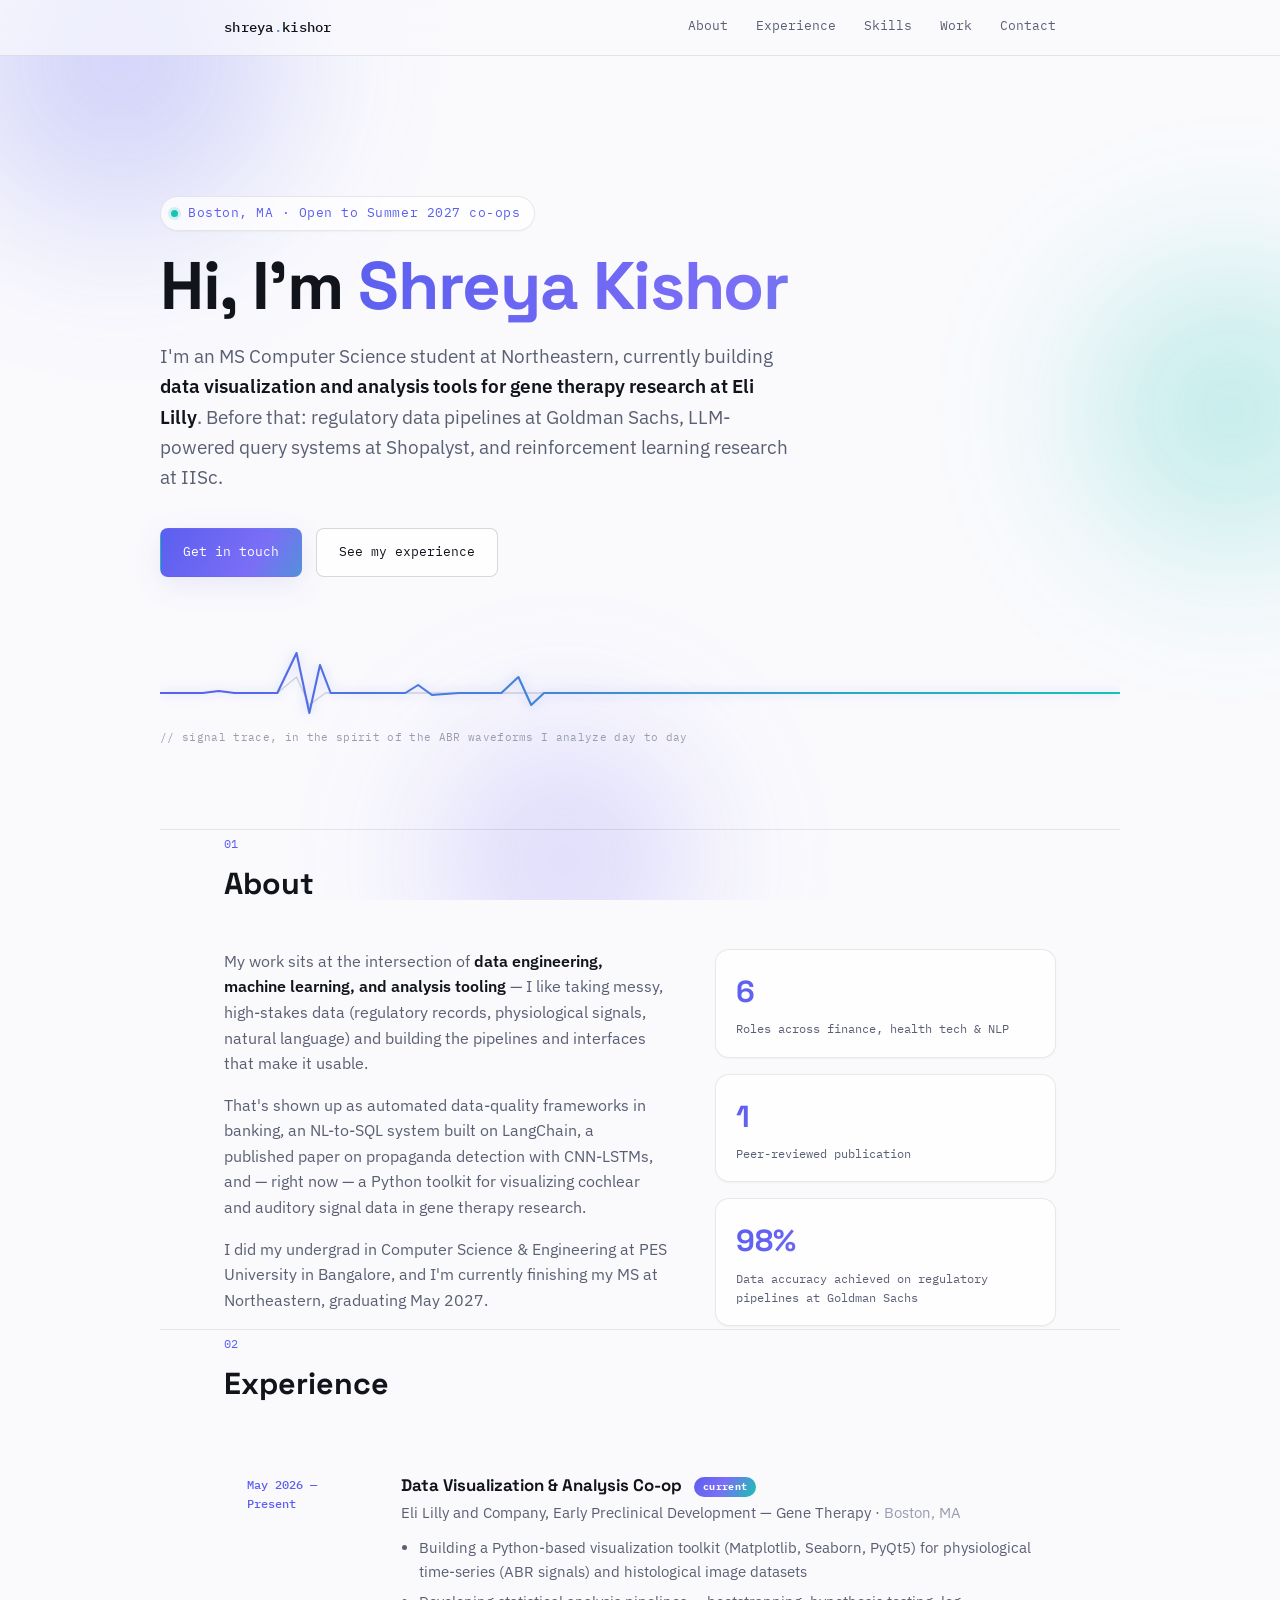
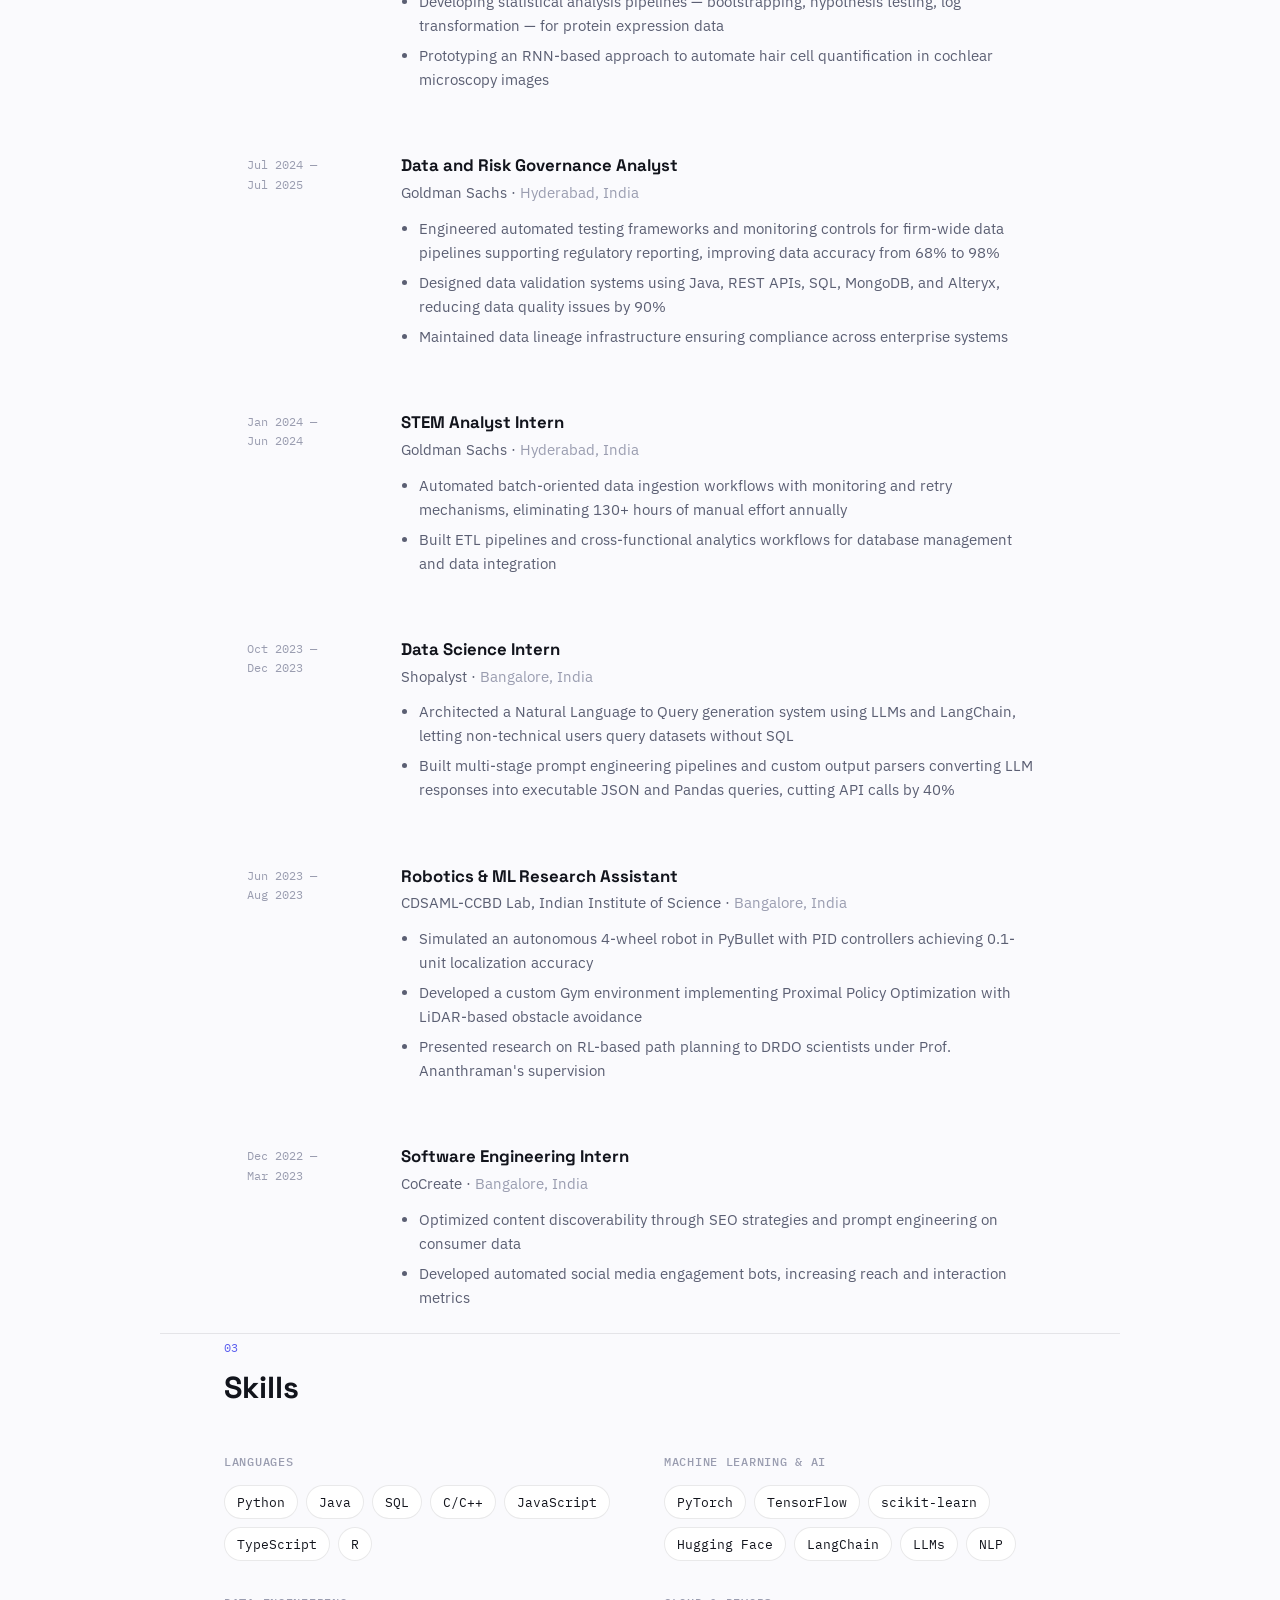
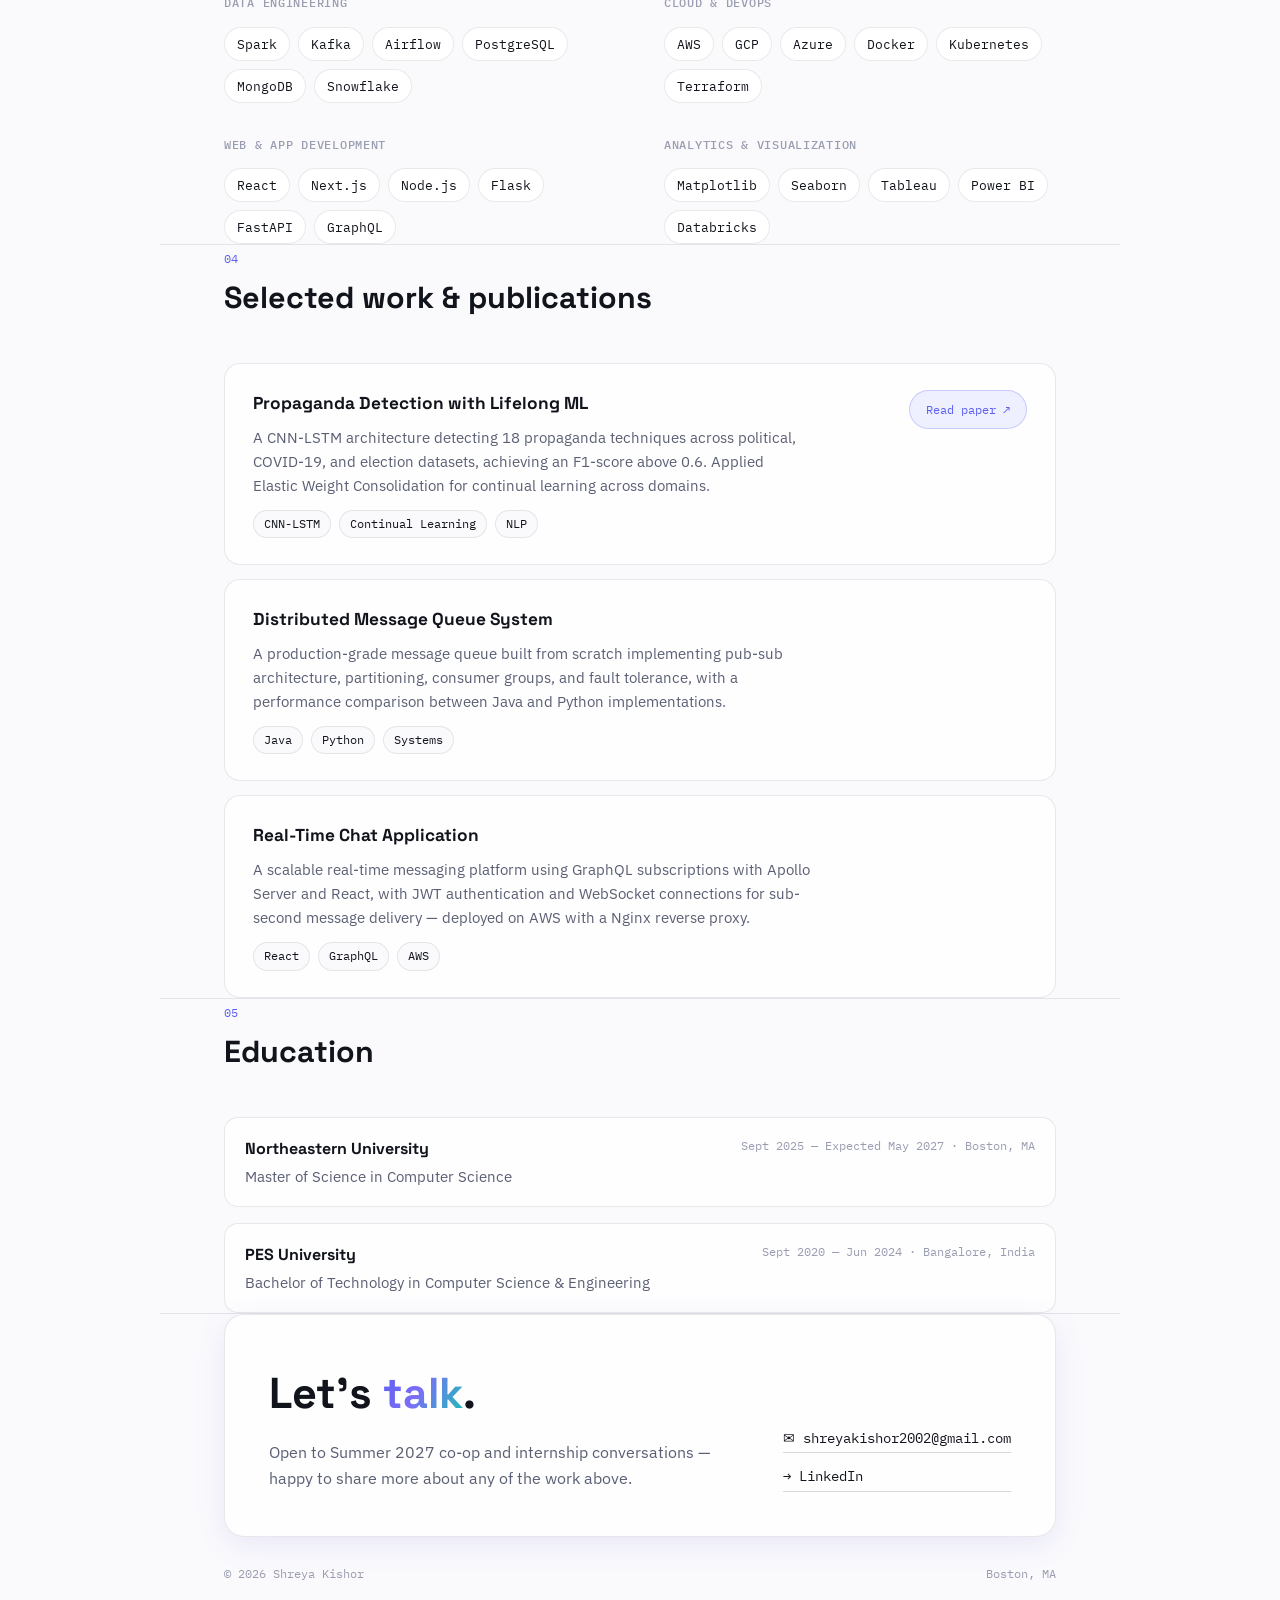
<file: index.html>
<!DOCTYPE html>
<html lang="en">
<head>
<meta charset="UTF-8">
<meta name="viewport" content="width=device-width, initial-scale=1.0">
<title>Shreya Kishor — Data & ML Engineer</title>
<meta name="description" content="Shreya Kishor — Computer Science graduate student building data pipelines, ML systems, and analysis tools across finance, health tech, and NLP.">
<link rel="preconnect" href="https://fonts.googleapis.com">
<link href="https://fonts.googleapis.com/css2?family=Space+Grotesk:wght@500;600;700&family=IBM+Plex+Sans:wght@400;500;600&family=IBM+Plex+Mono:wght@400;500&display=swap" rel="stylesheet">
<link rel="stylesheet" href="styles.css">
</head>
<body>

<div class="blob-field" aria-hidden="true">
  <div class="blob blob-1"></div>
  <div class="blob blob-2"></div>
  <div class="blob blob-3"></div>
</div>

<nav class="nav" id="nav">
  <div class="nav-inner">
    <a href="#top" class="nav-mark">shreya<span>.</span>kishor</a>
    <div class="nav-links">
      <a href="#about">About</a>
      <a href="#experience">Experience</a>
      <a href="#skills">Skills</a>
      <a href="#work">Work</a>
      <a href="#contact">Contact</a>
    </div>
  </div>
</nav>

<main id="top">

  <!-- Hero -->
  <section class="hero wrap" style="border-top:none;">
    <p class="eyebrow">Boston, MA · Open to Summer 2027 co-ops</p>
    <h1>Hi, I'm <span class="grad">Shreya Kishor</span></h1>
    <p class="hero-lede">
      I'm an MS Computer Science student at Northeastern, currently building
      <strong>data visualization and analysis tools for gene therapy research at Eli Lilly</strong>.
      Before that: regulatory data pipelines at Goldman Sachs, LLM-powered query
      systems at Shopalyst, and reinforcement learning research at IISc.
    </p>
    <div class="hero-actions">
      <a href="#contact" class="btn btn-primary">Get in touch</a>
      <a href="#experience" class="btn btn-ghost">See my experience</a>
    </div>

    <div class="trace-wrap">
      <svg class="trace" viewBox="0 0 900 90" preserveAspectRatio="none" aria-hidden="true">
        <defs>
          <linearGradient id="traceGradient" x1="0%" y1="0%" x2="100%" y2="0%">
            <stop offset="0%" stop-color="#5B5FEF" />
            <stop offset="100%" stop-color="#17C3B2" />
          </linearGradient>
        </defs>
        <path class="trace-ghost" d="M0,60 L40,60 L55,58 L70,60 L110,60 L128,44 L140,72 L155,60 L200,60 L900,60" />
        <path class="trace-live" d="M0,60 L40,60 L55,58 L70,60 L110,60 L128,20 L140,80 L150,32 L160,60 L200,60 L230,60 L242,52 L255,62 L280,60 L320,60 L336,44 L348,72 L360,60 L400,60 L900,60" />
      </svg>
      <p class="trace-caption">// signal trace, in the spirit of the ABR waveforms I analyze day to day</p>
    </div>
  </section>

  <!-- About -->
  <section id="about" class="wrap reveal">
    <div class="section-head">
      <div>
        <span class="section-num">01</span>
        <h2 class="section-title">About</h2>
      </div>
    </div>
    <div class="about-grid">
      <div class="about-text">
        <p>
          My work sits at the intersection of <strong>data engineering, machine learning,
          and analysis tooling</strong> — I like taking messy, high-stakes data (regulatory
          records, physiological signals, natural language) and building the pipelines
          and interfaces that make it usable.
        </p>
        <p>
          That's shown up as automated data-quality frameworks in banking, an
          NL-to-SQL system built on LangChain, a published paper on propaganda
          detection with CNN-LSTMs, and — right now — a Python toolkit for
          visualizing cochlear and auditory signal data in gene therapy research.
        </p>
        <p>
          I did my undergrad in Computer Science &amp; Engineering at PES University
          in Bangalore, and I'm currently finishing my MS at Northeastern, graduating
          May 2027.
        </p>
      </div>
      <div class="stat-list stagger">
        <div class="stat-card">
          <div class="stat-num">6</div>
          <div class="stat-label">Roles across finance, health tech &amp; NLP</div>
        </div>
        <div class="stat-card">
          <div class="stat-num">1</div>
          <div class="stat-label">Peer-reviewed publication</div>
        </div>
        <div class="stat-card">
          <div class="stat-num">98%</div>
          <div class="stat-label">Data accuracy achieved on regulatory pipelines at Goldman Sachs</div>
        </div>
      </div>
    </div>
  </section>

  <!-- Experience -->
  <section id="experience" class="wrap reveal">
    <div class="section-head">
      <div>
        <span class="section-num">02</span>
        <h2 class="section-title">Experience</h2>
      </div>
    </div>
    <div class="timeline stagger">

      <div class="tl-item">
        <div class="tl-date current">May 2026 —<br>Present</div>
        <div>
          <h3 class="tl-role">Data Visualization &amp; Analysis Co-op <span class="badge-current">current</span></h3>
          <p class="tl-org">Eli Lilly and Company, Early Preclinical Development — Gene Therapy · <span class="loc">Boston, MA</span></p>
          <ul>
            <li>Building a Python-based visualization toolkit (Matplotlib, Seaborn, PyQt5) for physiological time-series (ABR signals) and histological image datasets</li>
            <li>Developing statistical analysis pipelines — bootstrapping, hypothesis testing, log transformation — for protein expression data</li>
            <li>Prototyping an RNN-based approach to automate hair cell quantification in cochlear microscopy images</li>
          </ul>
        </div>
      </div>

      <div class="tl-item">
        <div class="tl-date">Jul 2024 —<br>Jul 2025</div>
        <div>
          <h3 class="tl-role">Data and Risk Governance Analyst</h3>
          <p class="tl-org">Goldman Sachs · <span class="loc">Hyderabad, India</span></p>
          <ul>
            <li>Engineered automated testing frameworks and monitoring controls for firm-wide data pipelines supporting regulatory reporting, improving data accuracy from 68% to 98%</li>
            <li>Designed data validation systems using Java, REST APIs, SQL, MongoDB, and Alteryx, reducing data quality issues by 90%</li>
            <li>Maintained data lineage infrastructure ensuring compliance across enterprise systems</li>
          </ul>
        </div>
      </div>

      <div class="tl-item">
        <div class="tl-date">Jan 2024 —<br>Jun 2024</div>
        <div>
          <h3 class="tl-role">STEM Analyst Intern</h3>
          <p class="tl-org">Goldman Sachs · <span class="loc">Hyderabad, India</span></p>
          <ul>
            <li>Automated batch-oriented data ingestion workflows with monitoring and retry mechanisms, eliminating 130+ hours of manual effort annually</li>
            <li>Built ETL pipelines and cross-functional analytics workflows for database management and data integration</li>
          </ul>
        </div>
      </div>

      <div class="tl-item">
        <div class="tl-date">Oct 2023 —<br>Dec 2023</div>
        <div>
          <h3 class="tl-role">Data Science Intern</h3>
          <p class="tl-org">Shopalyst · <span class="loc">Bangalore, India</span></p>
          <ul>
            <li>Architected a Natural Language to Query generation system using LLMs and LangChain, letting non-technical users query datasets without SQL</li>
            <li>Built multi-stage prompt engineering pipelines and custom output parsers converting LLM responses into executable JSON and Pandas queries, cutting API calls by 40%</li>
          </ul>
        </div>
      </div>

      <div class="tl-item">
        <div class="tl-date">Jun 2023 —<br>Aug 2023</div>
        <div>
          <h3 class="tl-role">Robotics &amp; ML Research Assistant</h3>
          <p class="tl-org">CDSAML-CCBD Lab, Indian Institute of Science · <span class="loc">Bangalore, India</span></p>
          <ul>
            <li>Simulated an autonomous 4-wheel robot in PyBullet with PID controllers achieving 0.1-unit localization accuracy</li>
            <li>Developed a custom Gym environment implementing Proximal Policy Optimization with LiDAR-based obstacle avoidance</li>
            <li>Presented research on RL-based path planning to DRDO scientists under Prof. Ananthraman's supervision</li>
          </ul>
        </div>
      </div>

      <div class="tl-item">
        <div class="tl-date">Dec 2022 —<br>Mar 2023</div>
        <div>
          <h3 class="tl-role">Software Engineering Intern</h3>
          <p class="tl-org">CoCreate · <span class="loc">Bangalore, India</span></p>
          <ul>
            <li>Optimized content discoverability through SEO strategies and prompt engineering on consumer data</li>
            <li>Developed automated social media engagement bots, increasing reach and interaction metrics</li>
          </ul>
        </div>
      </div>

    </div>
  </section>

  <!-- Skills -->
  <section id="skills" class="wrap reveal">
    <div class="section-head">
      <div>
        <span class="section-num">03</span>
        <h2 class="section-title">Skills</h2>
      </div>
    </div>
    <div class="skill-groups">
      <div class="skill-group">
        <h3>Languages</h3>
        <div class="tag-row">
          <span class="tag">Python</span><span class="tag">Java</span><span class="tag">SQL</span>
          <span class="tag">C/C++</span><span class="tag">JavaScript</span><span class="tag">TypeScript</span>
          <span class="tag">R</span>
        </div>
      </div>
      <div class="skill-group">
        <h3>Machine Learning &amp; AI</h3>
        <div class="tag-row">
          <span class="tag">PyTorch</span><span class="tag">TensorFlow</span><span class="tag">scikit-learn</span>
          <span class="tag">Hugging Face</span><span class="tag">LangChain</span><span class="tag">LLMs</span>
          <span class="tag">NLP</span>
        </div>
      </div>
      <div class="skill-group">
        <h3>Data Engineering</h3>
        <div class="tag-row">
          <span class="tag">Spark</span><span class="tag">Kafka</span><span class="tag">Airflow</span>
          <span class="tag">PostgreSQL</span><span class="tag">MongoDB</span><span class="tag">Snowflake</span>
        </div>
      </div>
      <div class="skill-group">
        <h3>Cloud &amp; DevOps</h3>
        <div class="tag-row">
          <span class="tag">AWS</span><span class="tag">GCP</span><span class="tag">Azure</span>
          <span class="tag">Docker</span><span class="tag">Kubernetes</span><span class="tag">Terraform</span>
        </div>
      </div>
      <div class="skill-group">
        <h3>Web &amp; App Development</h3>
        <div class="tag-row">
          <span class="tag">React</span><span class="tag">Next.js</span><span class="tag">Node.js</span>
          <span class="tag">Flask</span><span class="tag">FastAPI</span><span class="tag">GraphQL</span>
        </div>
      </div>
      <div class="skill-group">
        <h3>Analytics &amp; Visualization</h3>
        <div class="tag-row">
          <span class="tag">Matplotlib</span><span class="tag">Seaborn</span><span class="tag">Tableau</span>
          <span class="tag">Power BI</span><span class="tag">Databricks</span>
        </div>
      </div>
    </div>
  </section>

  <!-- Work / Projects & Publications -->
  <section id="work" class="wrap reveal">
    <div class="section-head">
      <div>
        <span class="section-num">04</span>
        <h2 class="section-title">Selected work &amp; publications</h2>
      </div>
    </div>
    <div class="work-list stagger">

      <div class="work-item">
        <div>
          <h3>Propaganda Detection with Lifelong ML</h3>
          <p>A CNN-LSTM architecture detecting 18 propaganda techniques across political, COVID-19, and election datasets, achieving an F1-score above 0.6. Applied Elastic Weight Consolidation for continual learning across domains.</p>
          <div class="tag-row work-tag-row">
            <span class="tag">CNN-LSTM</span><span class="tag">Continual Learning</span><span class="tag">NLP</span>
          </div>
        </div>
        <a class="work-link" href="https://jisem-journal.com/index.php/journal/article/view/4892/2303" target="_blank" rel="noopener">Read paper ↗</a>
      </div>

      <div class="work-item">
        <div>
          <h3>Distributed Message Queue System</h3>
          <p>A production-grade message queue built from scratch implementing pub-sub architecture, partitioning, consumer groups, and fault tolerance, with a performance comparison between Java and Python implementations.</p>
          <div class="tag-row work-tag-row">
            <span class="tag">Java</span><span class="tag">Python</span><span class="tag">Systems</span>
          </div>
        </div>
      </div>

      <div class="work-item">
        <div>
          <h3>Real-Time Chat Application</h3>
          <p>A scalable real-time messaging platform using GraphQL subscriptions with Apollo Server and React, with JWT authentication and WebSocket connections for sub-second message delivery — deployed on AWS with a Nginx reverse proxy.</p>
          <div class="tag-row work-tag-row">
            <span class="tag">React</span><span class="tag">GraphQL</span><span class="tag">AWS</span>
          </div>
        </div>
      </div>

    </div>
  </section>

  <!-- Education -->
  <section id="education" class="wrap reveal">
    <div class="section-head">
      <div>
        <span class="section-num">05</span>
        <h2 class="section-title">Education</h2>
      </div>
    </div>
    <div class="edu-list stagger">
      <div class="edu-item">
        <div>
          <h3>Northeastern University</h3>
          <p>Master of Science in Computer Science</p>
        </div>
        <div class="edu-date">Sept 2025 — Expected May 2027 · Boston, MA</div>
      </div>
      <div class="edu-item">
        <div>
          <h3>PES University</h3>
          <p>Bachelor of Technology in Computer Science &amp; Engineering</p>
        </div>
        <div class="edu-date">Sept 2020 — Jun 2024 · Bangalore, India</div>
      </div>
    </div>
  </section>

  <!-- Contact -->
  <section id="contact" class="wrap reveal contact">
    <div class="contact-inner">
      <div>
        <h2>Let's <span class="grad">talk</span>.</h2>
        <p>Open to Summer 2027 co-op and internship conversations — happy to share more about any of the work above.</p>
      </div>
      <div class="contact-links">
        <a href="mailto:shreyakishor2002@gmail.com">✉ shreyakishor2002@gmail.com</a>
        <a href="https://www.linkedin.com/in/shreya-kishor-8481b8226/" target="_blank" rel="noopener">→ LinkedIn</a>
      </div>
    </div>
  </section>

</main>

<footer>
  <span>© 2026 Shreya Kishor</span>
  <span>Boston, MA</span>
</footer>

<script src="script.js"></script>
</body>
</html>
</file>
<file: styles.css>
/* ============================================
   Design tokens
   ============================================ */
:root {
  --bg: #FAFAFD;
  --surface: rgba(255, 255, 255, 0.72);
  --surface-solid: #FFFFFF;
  --ink: #12141C;
  --muted: #5B5F73;
  --faint: #9A9DB0;

  --accent: #5B5FEF;
  --accent2: #17C3B2;
  --accent-soft: #EEF0FF;
  --gradient: linear-gradient(120deg, #5B5FEF 0%, #7B6EF6 45%, #17C3B2 100%);
  --gradient-soft: linear-gradient(120deg, rgba(91,95,239,0.10) 0%, rgba(23,195,178,0.10) 100%);

  --line: rgba(18, 20, 28, 0.09);
  --line-strong: rgba(18, 20, 28, 0.16);
  --shadow-sm: 0 1px 2px rgba(18,20,28,0.04);
  --shadow-md: 0 8px 30px rgba(76, 70, 200, 0.10);
  --shadow-lg: 0 20px 60px rgba(76, 70, 200, 0.16);

  --font-display: 'Space Grotesk', sans-serif;
  --font-body: 'IBM Plex Sans', sans-serif;
  --font-mono: 'IBM Plex Mono', monospace;

  --max-width: 960px;
  --gutter: clamp(24px, 6vw, 64px);
}

* { box-sizing: border-box; }

html { scroll-behavior: smooth; }

@media (prefers-reduced-motion: reduce) {
  html { scroll-behavior: auto; }
  * { animation-duration: 0.001ms !important; animation-iteration-count: 1 !important; transition-duration: 0.001ms !important; }
}

body {
  margin: 0;
  background: var(--bg);
  color: var(--ink);
  font-family: var(--font-body);
  font-size: 16px;
  line-height: 1.6;
  -webkit-font-smoothing: antialiased;
  overflow-x: hidden;
}

a { color: inherit; text-decoration: none; }

::selection { background: var(--accent); color: white; }

.wrap {
  max-width: var(--max-width);
  margin: 0 auto;
  padding: 0 var(--gutter);
  position: relative;
}

/* ============================================
   Ambient background blobs
   ============================================ */
.blob-field {
  position: fixed;
  inset: 0;
  z-index: -1;
  overflow: hidden;
  pointer-events: none;
}

.blob {
  position: absolute;
  border-radius: 50%;
  filter: blur(70px);
  opacity: 0.35;
  animation: drift 22s ease-in-out infinite alternate;
}

.blob-1 {
  width: 480px; height: 480px;
  background: radial-gradient(circle, #5B5FEF 0%, transparent 70%);
  top: -180px; left: -120px;
  animation-duration: 26s;
}

.blob-2 {
  width: 420px; height: 420px;
  background: radial-gradient(circle, #17C3B2 0%, transparent 70%);
  top: 200px; right: -160px;
  animation-duration: 30s;
  animation-delay: -8s;
}

.blob-3 {
  width: 360px; height: 360px;
  background: radial-gradient(circle, #7B6EF6 0%, transparent 70%);
  bottom: -140px; left: 30%;
  animation-duration: 34s;
  animation-delay: -14s;
}

@keyframes drift {
  from { transform: translate(0, 0) scale(1); }
  to { transform: translate(40px, 50px) scale(1.08); }
}

/* ============================================
   Nav
   ============================================ */
.nav {
  position: sticky;
  top: 0;
  z-index: 50;
  background: rgba(250, 250, 253, 0.7);
  backdrop-filter: blur(14px) saturate(160%);
  -webkit-backdrop-filter: blur(14px) saturate(160%);
  border-bottom: 1px solid var(--line);
  transition: box-shadow 0.3s ease;
}

.nav.scrolled { box-shadow: var(--shadow-sm); }

.nav-inner {
  max-width: var(--max-width);
  margin: 0 auto;
  padding: 16px var(--gutter);
  display: flex;
  align-items: center;
  justify-content: space-between;
}

.nav-mark {
  font-family: var(--font-mono);
  font-size: 14px;
  font-weight: 500;
  letter-spacing: 0.02em;
  color: var(--ink);
}

.nav-mark span {
  background: var(--gradient);
  -webkit-background-clip: text;
  background-clip: text;
  color: transparent;
}

.nav-links {
  display: flex;
  gap: 28px;
  font-family: var(--font-mono);
  font-size: 13px;
}

.nav-links a {
  color: var(--muted);
  position: relative;
  padding-bottom: 2px;
  transition: color 0.2s ease;
}

.nav-links a:hover, .nav-links a:focus-visible { color: var(--ink); }

.nav-links a::after {
  content: '';
  position: absolute;
  left: 0; bottom: -3px;
  width: 0; height: 2px;
  background: var(--gradient);
  border-radius: 2px;
  transition: width 0.25s ease;
}

.nav-links a:hover::after, .nav-links a:focus-visible::after { width: 100%; }

@media (max-width: 560px) {
  .nav-links {
    gap: 16px; font-size: 12px;
    overflow-x: auto; white-space: nowrap;
    -ms-overflow-style: none; scrollbar-width: none;
  }
  .nav-links::-webkit-scrollbar { display: none; }
  .nav-inner { padding: 14px var(--gutter); }
}

/* ============================================
   Hero
   ============================================ */
.hero {
  padding: clamp(72px, 14vw, 140px) 0 clamp(40px, 8vw, 72px);
}

.eyebrow {
  font-family: var(--font-mono);
  font-size: 13px;
  color: var(--accent);
  letter-spacing: 0.04em;
  margin: 0 0 20px;
  display: inline-flex;
  align-items: center;
  gap: 10px;
  padding: 6px 14px 6px 10px;
  background: var(--surface);
  border: 1px solid var(--line);
  border-radius: 30px;
  box-shadow: var(--shadow-sm);
  opacity: 0;
  animation: rise 0.7s ease forwards;
}

.eyebrow::before {
  content: '';
  width: 7px; height: 7px;
  border-radius: 50%;
  background: var(--accent2);
  display: inline-block;
  box-shadow: 0 0 0 3px rgba(23,195,178,0.18);
  animation: pulse 2.2s ease-in-out infinite;
}

@keyframes pulse {
  0%, 100% { box-shadow: 0 0 0 3px rgba(23,195,178,0.18); }
  50% { box-shadow: 0 0 0 6px rgba(23,195,178,0.08); }
}

.hero h1 {
  font-family: var(--font-display);
  font-weight: 700;
  font-size: clamp(2.6rem, 7vw, 4.2rem);
  line-height: 1.05;
  letter-spacing: -0.02em;
  margin: 0 0 20px;
  max-width: 16ch;
  opacity: 0;
  animation: rise 0.75s ease forwards 0.08s;
}

.hero h1 .grad {
  background: var(--gradient);
  -webkit-background-clip: text;
  background-clip: text;
  color: transparent;
  background-size: 200% auto;
  animation: sheen 6s linear infinite;
}

@keyframes sheen {
  to { background-position: 200% center; }
}

.hero-lede {
  font-size: clamp(1.02rem, 2vw, 1.18rem);
  color: var(--muted);
  max-width: 58ch;
  margin: 0 0 36px;
  opacity: 0;
  animation: rise 0.75s ease forwards 0.16s;
}

.hero-lede strong { color: var(--ink); font-weight: 600; }

.hero-actions {
  display: flex;
  gap: 14px;
  flex-wrap: wrap;
  margin-bottom: 56px;
  opacity: 0;
  animation: rise 0.75s ease forwards 0.24s;
}

@keyframes rise {
  from { opacity: 0; transform: translateY(16px); }
  to { opacity: 1; transform: translateY(0); }
}

.btn {
  font-family: var(--font-mono);
  font-size: 13px;
  padding: 13px 22px;
  border-radius: 8px;
  border: 1px solid transparent;
  cursor: pointer;
  display: inline-flex;
  align-items: center;
  gap: 8px;
  transition: transform 0.2s ease, box-shadow 0.2s ease, border-color 0.2s ease, background 0.2s ease;
}

.btn-primary {
  background: var(--gradient);
  background-size: 160% auto;
  color: white;
  box-shadow: var(--shadow-md);
}

.btn-primary:hover {
  transform: translateY(-2px);
  box-shadow: var(--shadow-lg);
  background-position: right center;
}

.btn-ghost {
  border-color: var(--line-strong);
  color: var(--ink);
  background: var(--surface);
}

.btn-ghost:hover {
  border-color: var(--accent);
  color: var(--accent);
  transform: translateY(-2px);
  box-shadow: var(--shadow-sm);
}

/* Signature waveform */
.trace-wrap {
  opacity: 0;
  animation: rise 0.9s ease forwards 0.32s;
}

.trace {
  width: 100%;
  height: 90px;
  display: block;
}

.trace path { fill: none; stroke-linecap: round; stroke-linejoin: round; }

.trace .trace-ghost {
  stroke: var(--line-strong);
  stroke-width: 1.4;
}

.trace .trace-live {
  stroke: url(#traceGradient);
  stroke-width: 2;
  stroke-dasharray: 1400;
  stroke-dashoffset: 1400;
  animation: draw 2.6s ease forwards 0.5s;
  filter: drop-shadow(0 0 6px rgba(91,95,239,0.35));
}

@keyframes draw { to { stroke-dashoffset: 0; } }

.trace-caption {
  font-family: var(--font-mono);
  font-size: 11px;
  color: var(--faint);
  margin-top: 6px;
  letter-spacing: 0.03em;
}

/* ============================================
   Section scaffolding
   ============================================ */
section {
  padding: clamp(48px, 8vw, 92px) 0;
  border-top: 1px solid var(--line);
}

.section-head {
  display: flex;
  align-items: baseline;
  justify-content: space-between;
  gap: 24px;
  margin-bottom: 40px;
}

.section-num {
  font-family: var(--font-mono);
  font-size: 12px;
  color: var(--accent);
}

.section-title {
  font-family: var(--font-display);
  font-size: clamp(1.5rem, 3vw, 1.9rem);
  font-weight: 700;
  margin: 4px 0 0;
}

/* ============================================
   About
   ============================================ */
.about-grid {
  display: grid;
  grid-template-columns: 1.3fr 1fr;
  gap: 48px;
}

.about-text p {
  color: var(--muted);
  margin: 0 0 16px;
  max-width: 62ch;
}

.about-text strong { color: var(--ink); font-weight: 600; }

.stat-list {
  display: flex;
  flex-direction: column;
  gap: 16px;
}

.stat-card {
  background: var(--surface);
  border: 1px solid var(--line);
  border-radius: 14px;
  padding: 18px 20px;
  box-shadow: var(--shadow-sm);
  transition: transform 0.25s ease, box-shadow 0.25s ease, border-color 0.25s ease;
}

.stat-card:hover {
  transform: translateY(-3px);
  box-shadow: var(--shadow-md);
  border-color: rgba(91,95,239,0.25);
}

.stat-num {
  font-family: var(--font-display);
  font-size: 1.9rem;
  font-weight: 700;
  background: var(--gradient);
  -webkit-background-clip: text;
  background-clip: text;
  color: transparent;
}

.stat-label {
  font-family: var(--font-mono);
  font-size: 12px;
  color: var(--muted);
  margin-top: 3px;
}

@media (max-width: 720px) {
  .about-grid { grid-template-columns: 1fr; }
  .stat-list { flex-direction: row; flex-wrap: wrap; }
  .stat-list > .stat-card { flex: 1 1 45%; }
}

/* ============================================
   Experience timeline
   ============================================ */
.timeline { display: flex; flex-direction: column; gap: 14px; }

.tl-item {
  display: grid;
  grid-template-columns: 130px 1fr;
  gap: 24px;
  padding: 22px 22px;
  border-radius: 14px;
  border: 1px solid transparent;
  transition: background 0.25s ease, border-color 0.25s ease, box-shadow 0.25s ease, transform 0.25s ease;
}

.tl-item:hover {
  background: var(--surface);
  border-color: var(--line);
  box-shadow: var(--shadow-sm);
  transform: translateX(2px);
}

.tl-date {
  font-family: var(--font-mono);
  font-size: 12px;
  color: var(--faint);
  padding-top: 3px;
}

.tl-date.current { color: var(--accent); font-weight: 500; }

.tl-role {
  font-family: var(--font-display);
  font-size: 1.05rem;
  font-weight: 700;
  margin: 0 0 2px;
}

.tl-org { font-size: 0.92rem; color: var(--muted); margin: 0 0 12px; }
.tl-org .loc { color: var(--faint); }

.tl-item ul { margin: 0; padding-left: 18px; color: var(--muted); font-size: 0.94rem; }
.tl-item li { margin-bottom: 6px; }
.tl-item li:last-child { margin-bottom: 0; }

.badge-current {
  display: inline-block;
  font-family: var(--font-mono);
  font-size: 10px;
  color: white;
  background: var(--gradient);
  padding: 2px 9px;
  border-radius: 20px;
  margin-left: 8px;
  vertical-align: middle;
  letter-spacing: 0.03em;
}

@media (max-width: 640px) {
  .tl-item { grid-template-columns: 1fr; gap: 6px; padding: 18px; }
}

/* ============================================
   Skills
   ============================================ */
.skill-groups {
  display: grid;
  grid-template-columns: repeat(2, 1fr);
  gap: 32px 48px;
}

.skill-group h3 {
  font-family: var(--font-mono);
  font-size: 12px;
  text-transform: uppercase;
  letter-spacing: 0.06em;
  color: var(--faint);
  margin: 0 0 14px;
  font-weight: 500;
}

.tag-row { display: flex; flex-wrap: wrap; gap: 8px; }

.tag {
  font-family: var(--font-mono);
  font-size: 12.5px;
  padding: 6px 12px;
  background: var(--surface-solid);
  border: 1px solid var(--line);
  border-radius: 20px;
  color: var(--ink);
  transition: border-color 0.2s ease, transform 0.2s ease, box-shadow 0.2s ease;
}

.tag:hover {
  border-color: transparent;
  background: var(--gradient-soft);
  transform: translateY(-2px);
  box-shadow: var(--shadow-sm);
}

@media (max-width: 640px) {
  .skill-groups { grid-template-columns: 1fr; }
}

/* ============================================
   Work / Projects
   ============================================ */
.work-list { display: flex; flex-direction: column; gap: 14px; }

.work-item {
  background: var(--surface);
  border: 1px solid var(--line);
  border-radius: 16px;
  padding: 26px 28px;
  display: grid;
  grid-template-columns: 1fr auto;
  gap: 20px;
  align-items: start;
  transition: transform 0.25s ease, box-shadow 0.25s ease, border-color 0.25s ease;
}

.work-item:hover {
  transform: translateY(-3px);
  box-shadow: var(--shadow-md);
  border-color: rgba(91,95,239,0.22);
}

.work-item h3 {
  font-family: var(--font-display);
  font-size: 1.08rem;
  font-weight: 700;
  margin: 0 0 8px;
}

.work-item p { color: var(--muted); font-size: 0.94rem; margin: 0 0 12px; max-width: 62ch; }

.work-tag-row .tag { font-size: 11.5px; padding: 4px 10px; background: var(--bg); }

.work-link {
  font-family: var(--font-mono);
  font-size: 12px;
  color: var(--accent);
  border: 1px solid rgba(91,95,239,0.25);
  background: var(--accent-soft);
  padding: 9px 16px;
  border-radius: 20px;
  white-space: nowrap;
  transition: background 0.2s ease, color 0.2s ease, transform 0.2s ease;
}

.work-link:hover {
  background: var(--gradient);
  color: white;
  transform: translateY(-2px);
}

@media (max-width: 640px) {
  .work-item { grid-template-columns: 1fr; }
}

/* ============================================
   Education
   ============================================ */
.edu-list { display: flex; flex-direction: column; gap: 16px; }

.edu-item {
  display: flex;
  justify-content: space-between;
  gap: 16px;
  flex-wrap: wrap;
  padding: 18px 20px;
  border-radius: 14px;
  border: 1px solid var(--line);
  background: var(--surface);
  transition: box-shadow 0.25s ease, transform 0.25s ease;
}

.edu-item:hover { box-shadow: var(--shadow-sm); transform: translateY(-2px); }

.edu-item h3 { font-family: var(--font-display); font-size: 1rem; font-weight: 700; margin: 0 0 3px; }
.edu-item p { margin: 0; color: var(--muted); font-size: 0.92rem; }

.edu-date {
  font-family: var(--font-mono);
  font-size: 12px;
  color: var(--faint);
  white-space: nowrap;
}

/* ============================================
   Contact / Footer
   ============================================ */
.contact { border-top: 1px solid var(--line); }

.contact-inner {
  display: flex;
  justify-content: space-between;
  align-items: flex-end;
  flex-wrap: wrap;
  gap: 32px;
  background: var(--surface);
  border: 1px solid var(--line);
  border-radius: 20px;
  padding: 44px;
  box-shadow: var(--shadow-md);
}

.contact h2 {
  font-family: var(--font-display);
  font-size: clamp(1.9rem, 5vw, 2.7rem);
  font-weight: 700;
  margin: 0 0 12px;
  max-width: 16ch;
}

.contact h2 .grad {
  background: var(--gradient);
  -webkit-background-clip: text;
  background-clip: text;
  color: transparent;
}

.contact p { color: var(--muted); max-width: 46ch; margin: 0; }

.contact-links {
  display: flex;
  flex-direction: column;
  gap: 12px;
  font-family: var(--font-mono);
  font-size: 14px;
}

.contact-links a {
  display: inline-flex;
  align-items: center;
  gap: 8px;
  color: var(--ink);
  border-bottom: 1px solid var(--line-strong);
  padding-bottom: 3px;
  transition: border-color 0.2s ease, color 0.2s ease, transform 0.2s ease;
}

.contact-links a:hover { color: var(--accent); border-color: var(--accent); transform: translateX(3px); }

footer {
  padding: 28px var(--gutter) 44px;
  max-width: var(--max-width);
  margin: 0 auto;
  display: flex;
  justify-content: space-between;
  font-family: var(--font-mono);
  font-size: 11.5px;
  color: var(--faint);
}

@media (max-width: 640px) {
  .contact-inner { padding: 28px; }
  footer { flex-direction: column; gap: 8px; }
}

/* Fade-in on scroll */
.reveal { opacity: 0; transform: translateY(16px); transition: opacity 0.7s ease, transform 0.7s ease; }
.reveal.is-visible { opacity: 1; transform: translateY(0); }

.stagger > * { opacity: 0; transform: translateY(14px); transition: opacity 0.6s ease, transform 0.6s ease; }
.stagger.is-visible > * { opacity: 1; transform: translateY(0); }
.stagger.is-visible > *:nth-child(1) { transition-delay: 0.02s; }
.stagger.is-visible > *:nth-child(2) { transition-delay: 0.08s; }
.stagger.is-visible > *:nth-child(3) { transition-delay: 0.14s; }
.stagger.is-visible > *:nth-child(4) { transition-delay: 0.2s; }
.stagger.is-visible > *:nth-child(5) { transition-delay: 0.26s; }
.stagger.is-visible > *:nth-child(6) { transition-delay: 0.32s; }

:focus-visible { outline: 2px solid var(--accent); outline-offset: 2px; }
</file>
